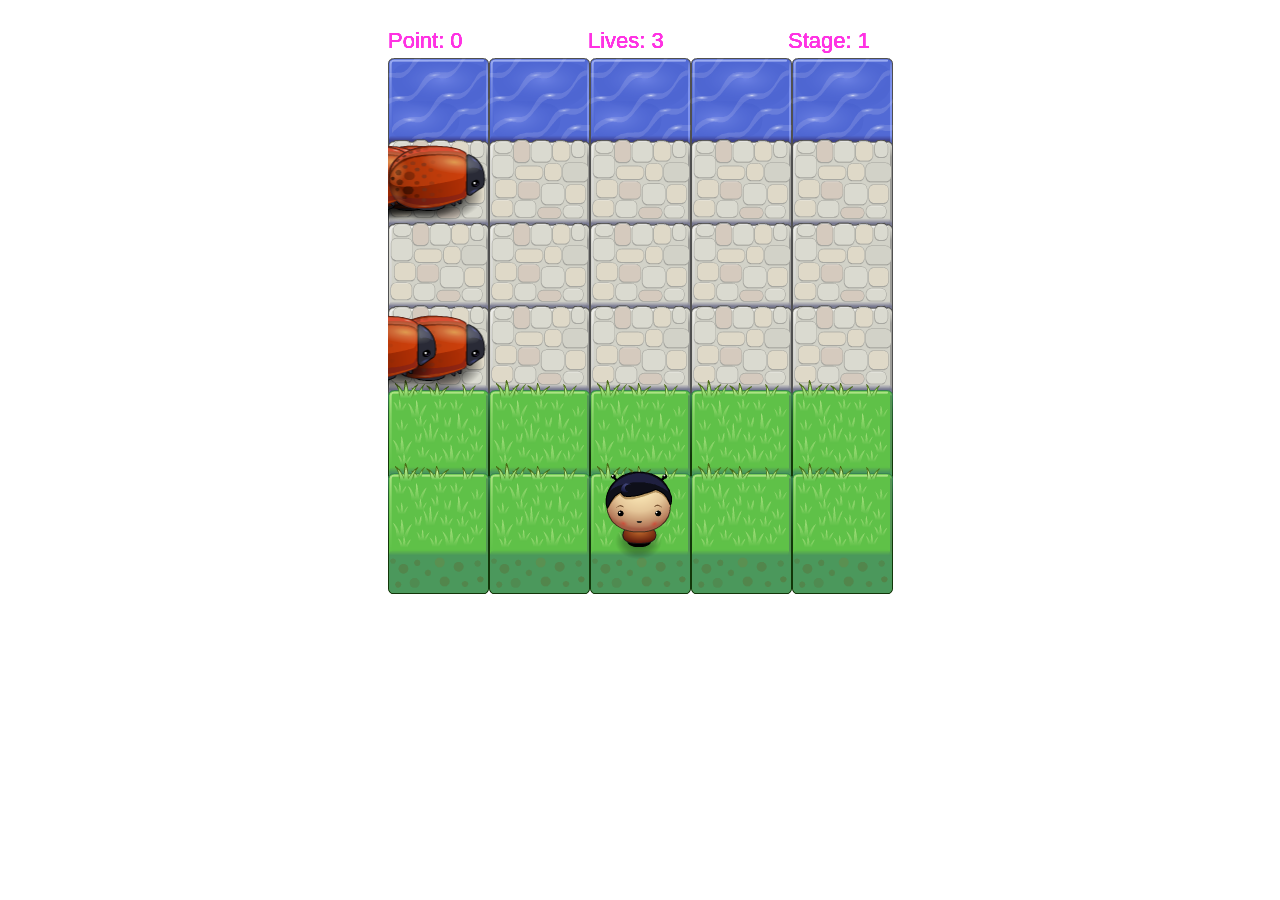
<file: arcade-game/index.html>
<!DOCTYPE html>
<html>
<head>
    <meta charset="UTF-8">
    <title>Effective JavaScript: Frogger</title>
    <link rel="stylesheet" href="css/style.css">
</head>
<body>
    <script src="js/resources.js"></script>
    <script src="js/app.js"></script>
    <script src="js/engine.js"></script>
    <script src="js/modal.js"></script>
    <!-- The Modal -->
    <div id="myModal" class="modal">

      <!-- Modal content -->
      <div class="modal-content">
        <span class="close">&times;</span>
        <h1>Game Over :(</h1>
        <p class="game-summary"></p>
        <button type="button" class="play-again">Play Again</button>
      </div>
    </div>
</body>
</html>
</file>
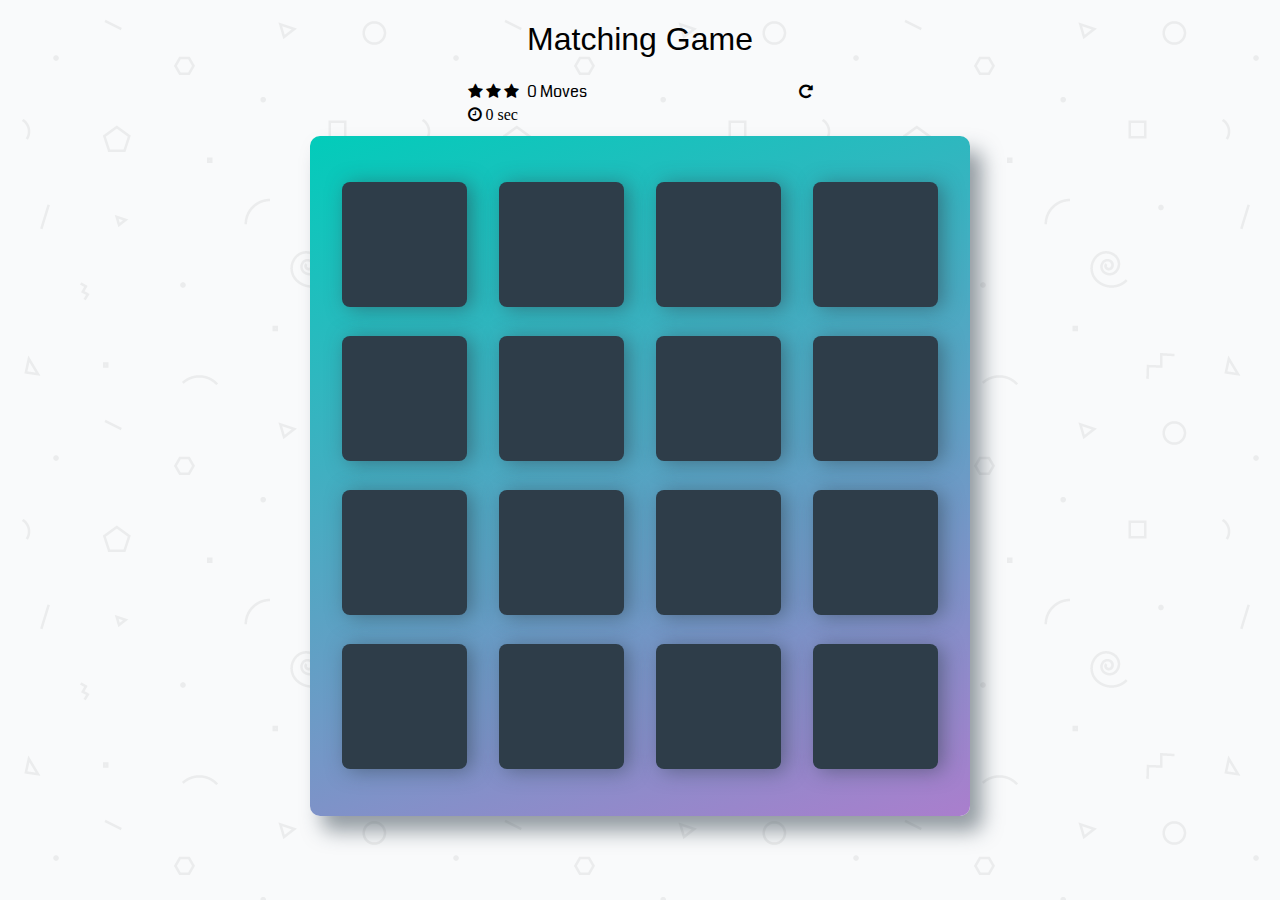
<file: memory_game/index.html>
<!doctype html>
<html lang="en">
<head>
    <meta charset="utf-8">
    <title>Matching Game</title>
    <link rel="stylesheet prefetch" href="https://maxcdn.bootstrapcdn.com/font-awesome/4.6.1/css/font-awesome.min.css">
    <link rel="stylesheet prefetch" href="https://fonts.googleapis.com/css?family=Coda">
    <link rel="stylesheet" href="css/app.css">
    <meta name="viewport" content="width=device-width, initial-scale=1.0">
</head>
<body>

    <div class="container">
        <header>
            <h1>Matching Game</h1>
        </header>

        <section class="score-panel">
        	<ul class="stars">
        		<li><i class="fa fa-star"></i></li>
        		<li><i class="fa fa-star"></i></li>
        		<li><i class="fa fa-star"></i></li>
        	</ul>

        	<span class="moves"></span> Moves

            <div class="restart">
        		<i class="fa fa-repeat" onClick="window.location.reload()"></i>
        	</div>

            <div>
                <i class="fa fa-clock-o"><span class="time"> 0 sec</span></i>

            </div>
        </section>
        <ul class="deck"></ul>

        <!-- The Modal -->
        <div id="myModal" class="modal">

          <!-- Modal content -->
          <div class="modal-content">
            <span class="close">&times;</span>
            <h1>Congratulations! You did it!</h1>
            <p class="game-summary"></p>
            <button type="button" class="play-again">Play Again</button>
          </div>

        </div>
    </div>


    <script src="js/app.js"></script>
</body>
</html>
</file>
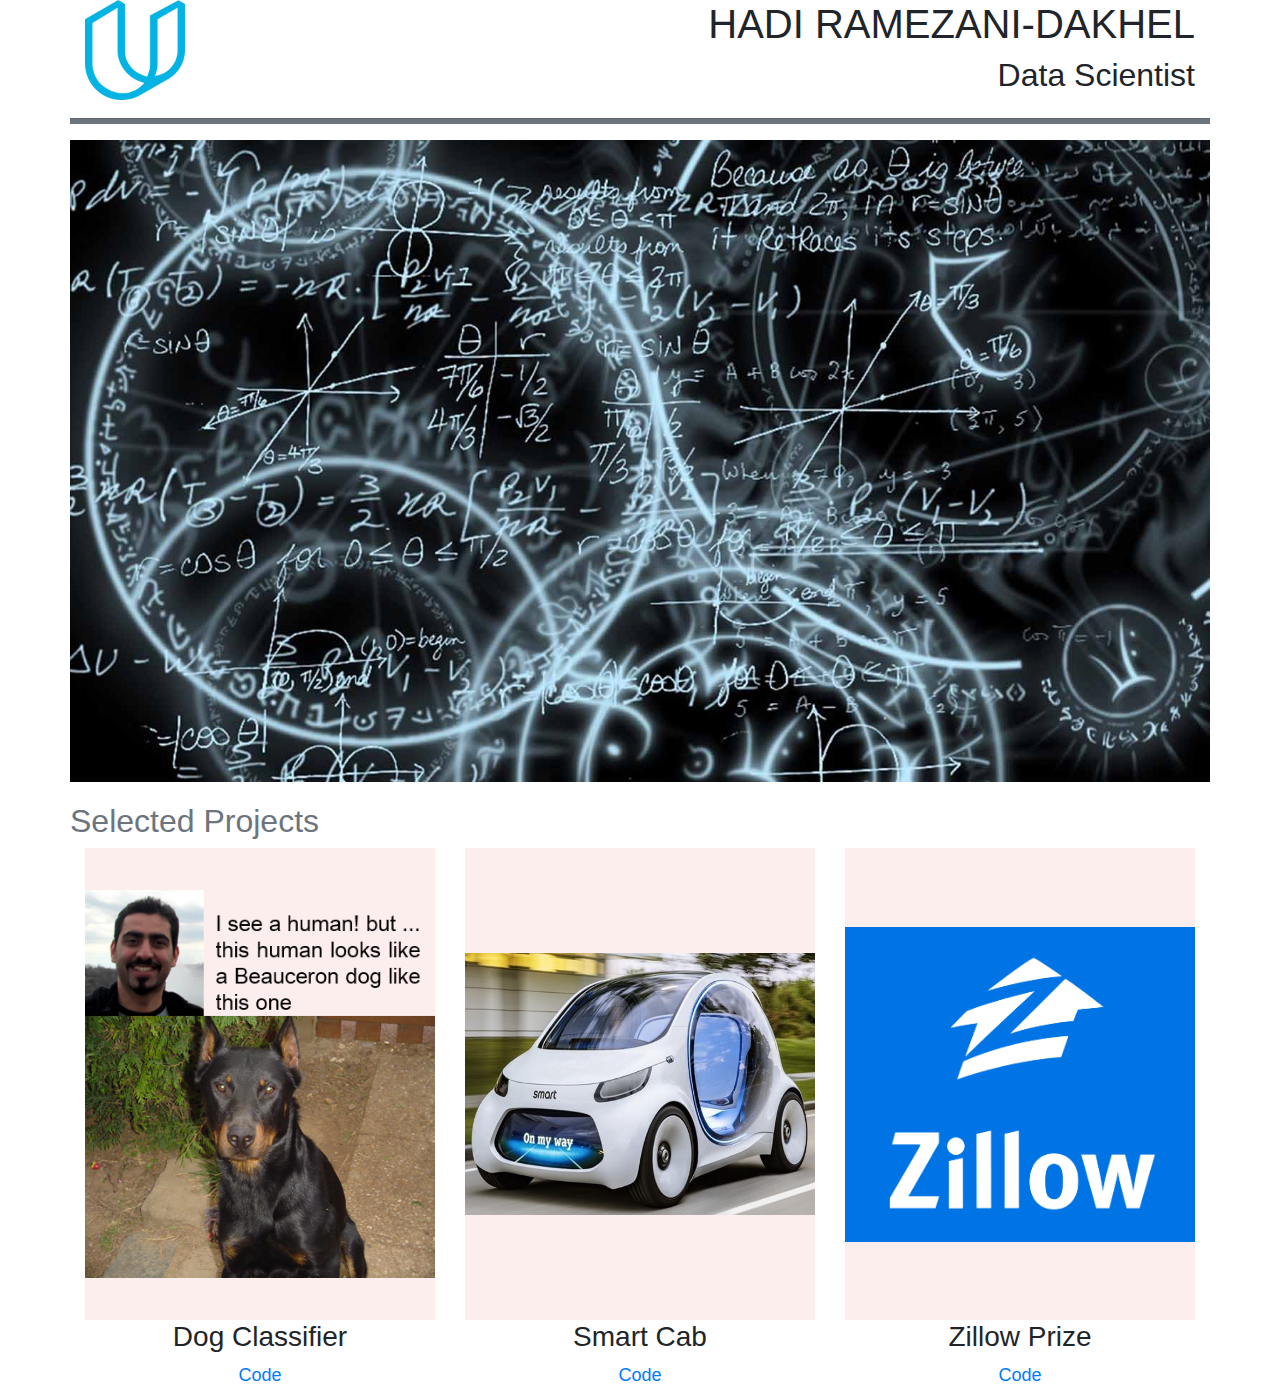
<file: portfolio_site/index.html>
<!DOCTYPE html>
<html lang="en">
<head>
    <meta charset="UTF-8">
    <title>Hadi's Portfolio</title>
    <link rel="stylesheet" type="text/css" href="css/style.css">
    <link rel="stylesheet" href="https://stackpath.bootstrapcdn.com/bootstrap/4.3.1/css/bootstrap.min.css"
          integrity="sha384-ggOyR0iXCbMQv3Xipma34MD+dH/1fQ784/j6cY/iJTQUOhcWr7x9JvoRxT2MZw1T" crossorigin="anonymous">
    <meta name="viewport" content="width=device-width, initial-scale=1.0">
</head>
<body>
    <div class="container">
        <div class="row">
            <div class="col-md-6">
                <img class="logo" src="img/udacity-logo.png" alt="Udacity logo" />
            </div>
            <div class="col-md-6">
                <div>
                    <h1 class="name">Hadi Ramezani-Dakhel</h1>
                    <h2 class="title">Data Scientist</h2>
                </div>
            </div>
        </div>
        <div class="row">
            <hr class="horizontal_line">
        </div>
        <div class="row">
            <img class="center_image" src="img/large_center_image.jpg" alt="Large data science image" />
        </div>
        <div class="row">
            <h2 class="featured_work_text">Selected Projects</h2>
        </div>
        <div class="row">
            <div class="col-md-4">
                <div class="featured_div">
                    <img class="featured_image" src="img/dog_classifier.png" alt="Dog classifier project picture" />
                    <h3 class="project_title">Dog Classifier </h3>
                    <a target="_blank"
                       href="https://github.com/hadi-ramezani/machine_learning_nanodegree/tree/master/dog_breed_classification">
                        <p class="project_link">Code</p>
                    </a>
                </div>
            </div>
            <div class="col-md-4">
                <div class="featured_div">
                    <img class="featured_image" src="img/smart_cab.jpg" alt="Smart cab project picture" />
                    <h3 class="project_title">Smart Cab</h3>
                    <a target="_blank"
                       href="https://github.com/hadi-ramezani/machine_learning_nanodegree/tree/master/smartcab">
                        <p class="project_link">Code</p>
                    </a>
                </div>
            </div>
            <div class="col-md-4">
                <div class="featured_div">
                    <img class="featured_image" src="img/zillow_logo.png" alt="Zillow project picture" />
                    <h3 class="project_title">Zillow Prize</h3>
                    <a target="_blank"
                       href="https://github.com/hadi-ramezani/zillow_prize">
                        <p class="project_link">Code</p>
                    </a>
                </div>
            </div>
        </div>
    </div>
</body>
</html>
</file>
<file: arcade-game/css/style.css>
body {
    text-align: center;
}

/*
 * Styles for Modal
 */

/* The Modal (background) */
.modal {
  display: none; /* Hidden by default */
  position: fixed; /* Stay in place */
  z-index: 1; /* Sit on top */
  padding-top: 100px; /* Location of the box */
  left: 0;
  top: 0;
  width: 100%; /* Full width */
  height: 100%; /* Full height */
  overflow: auto; /* Enable scroll if needed */
  background-color: rgb(0,0,0); /* Fallback color */
  background-color: rgba(0,0,0,0.4); /* Black w/ opacity */
}

/* Modal Content */
.modal-content {
  background-color: #fefefe;
  margin: auto;
  padding: 20px;
  border: 1px solid #888;
  width: 660px;
  max-height: 350px;
  text-align: center;
}

/* The Close Button */
.close {
  color: #aaaaaa;
  float: right;
  font-size: 28px;
  font-weight: bold;
}

.close:hover,
.close:focus {
  color: #000;
  text-decoration: none;
  cursor: pointer;
}

/* From MDN website */
.play-again {
    border: 0;
    line-height: 2.5;
    padding: 0 20px;
    font-size: 1rem;
    text-align: center;
    color: #fff;
    text-shadow: 1px 1px 1px #000;
    border-radius: 10px;
    background-color: #02ccba;
    box-shadow: inset 2px 2px 3px rgba(255, 255, 255, .6),
                inset -2px -2px 3px rgba(0, 0, 0, .6);
}
</file>
<file: memory_game/css/app.css>
html {
    box-sizing: border-box;
}

*,
*::before,
*::after {
    box-sizing: inherit;
}

html,
body {
    width: 100%;
    height: 100%;
    margin: 0;
    padding: 0;
}

body {
    background: #ffffff url('../img/geometry2.png'); /* Background pattern from Subtle Patterns */
    font-family: 'Coda', cursive;
}

.container {
    display: flex;
    justify-content: center;
    align-items: center;
    flex-direction: column;
}

h1 {
    font-family: 'Open Sans', sans-serif;
    font-weight: 300;
}

img, embed, object, video {
    max-width: 100%;
}

/*
 * Styles for the deck of cards
 */

.deck {
    width: 660px;
    min-height: 680px;
    max-width: 100%;
    background: linear-gradient(160deg, #02ccba 0%, #aa7ecd 100%);
    padding: 32px;
    border-radius: 10px;
    box-shadow: 12px 15px 20px 0 rgba(46, 61, 73, 0.5);
    display: flex;
    flex-wrap: wrap;
    justify-content: space-between;
    align-items: center;
    margin: 0 0 3em;
}

.deck .card {
    height: 125px;
    width: 125px;
    background: #2e3d49;
    font-size: 0;
    color: #ffffff;
    border-radius: 8px;
    cursor: pointer;
    display: flex;
    justify-content: center;
    align-items: center;
    box-shadow: 5px 2px 20px 0 rgba(46, 61, 73, 0.5);
    transition: all .1s ease-in-out;
}

.deck .card.open {
    transform: rotateY(0);
    background: #02b3e4;
    cursor: default;
}

.deck .card.show {
    font-size: 33px;
}

.deck .card.match {
    cursor: default;
    background: #02ccba;
    font-size: 33px;
}

.deck .card.animate {
    animation: shake 0.5s;
}

/*
 * Styles for the Score Panel
 */

.score-panel {
    text-align: left;
    width: 345px;
    margin-bottom: 10px;
}

.score-panel .stars {
    margin: 0;
    padding: 0;
    display: inline-block;
    margin: 0 5px 0 0;
}

.score-panel .stars li {
    list-style: none;
    display: inline-block;
}

.score-panel .restart {
    float: right;
    cursor: pointer;
}

/*
 * Styles for Modal
 */

/* The Modal (background) */
.modal {
  display: none; /* Hidden by default */
  position: fixed; /* Stay in place */
  z-index: 1; /* Sit on top */
  padding-top: 100px; /* Location of the box */
  left: 0;
  top: 0;
  width: 100%; /* Full width */
  height: 100%; /* Full height */
  overflow: auto; /* Enable scroll if needed */
  background-color: rgb(0,0,0); /* Fallback color */
  background-color: rgba(0,0,0,0.4); /* Black w/ opacity */
}

/* Modal Content */
.modal-content {
  background-color: #fefefe;
  margin: auto;
  padding: 20px;
  border: 1px solid #888;
  width: 660px;
  max-height: 350px;
  text-align: center;
}

/* The Close Button */
.close {
  color: #aaaaaa;
  float: right;
  font-size: 28px;
  font-weight: bold;
}

.close:hover,
.close:focus {
  color: #000;
  text-decoration: none;
  cursor: pointer;
}

/* From MDN website */
.play-again {
    border: 0;
    line-height: 2.5;
    padding: 0 20px;
    font-size: 1rem;
    text-align: center;
    color: #fff;
    text-shadow: 1px 1px 1px #000;
    border-radius: 10px;
    background-color: #02ccba;
    box-shadow: inset 2px 2px 3px rgba(255, 255, 255, .6),
                inset -2px -2px 3px rgba(0, 0, 0, .6);
}
</file>
<file: portfolio_site/css/style.css>
p {
    font-size:18px;
}

.logo {
    width: 100px;
    height: 100px;
}

.name {
    text-align: right;
    text-transform: uppercase;
}

.title {
    text-align: right;
}

.horizontal_line {
    width: 100%;
    height:5px;
    background-color: #6c757d;
}

.center_image {
    width: 100%;
    height: 100%;
    display: block;
    margin-left: auto;
    margin-right: auto
}

.featured_work_text {
    color: #6c757d;
    margin-top: 20px;
}

.featured_div {
    width: 100%;
    height: 100%;
    padding-top: 0px;
    padding-bottom: 60px;
}

.featured_image {
    width: 100%;
    height: 100%;
    object-fit: contain;
    background-color: #fdeeee;
}

.project_title, .project_link {
    text-align: center;
}
</file>
